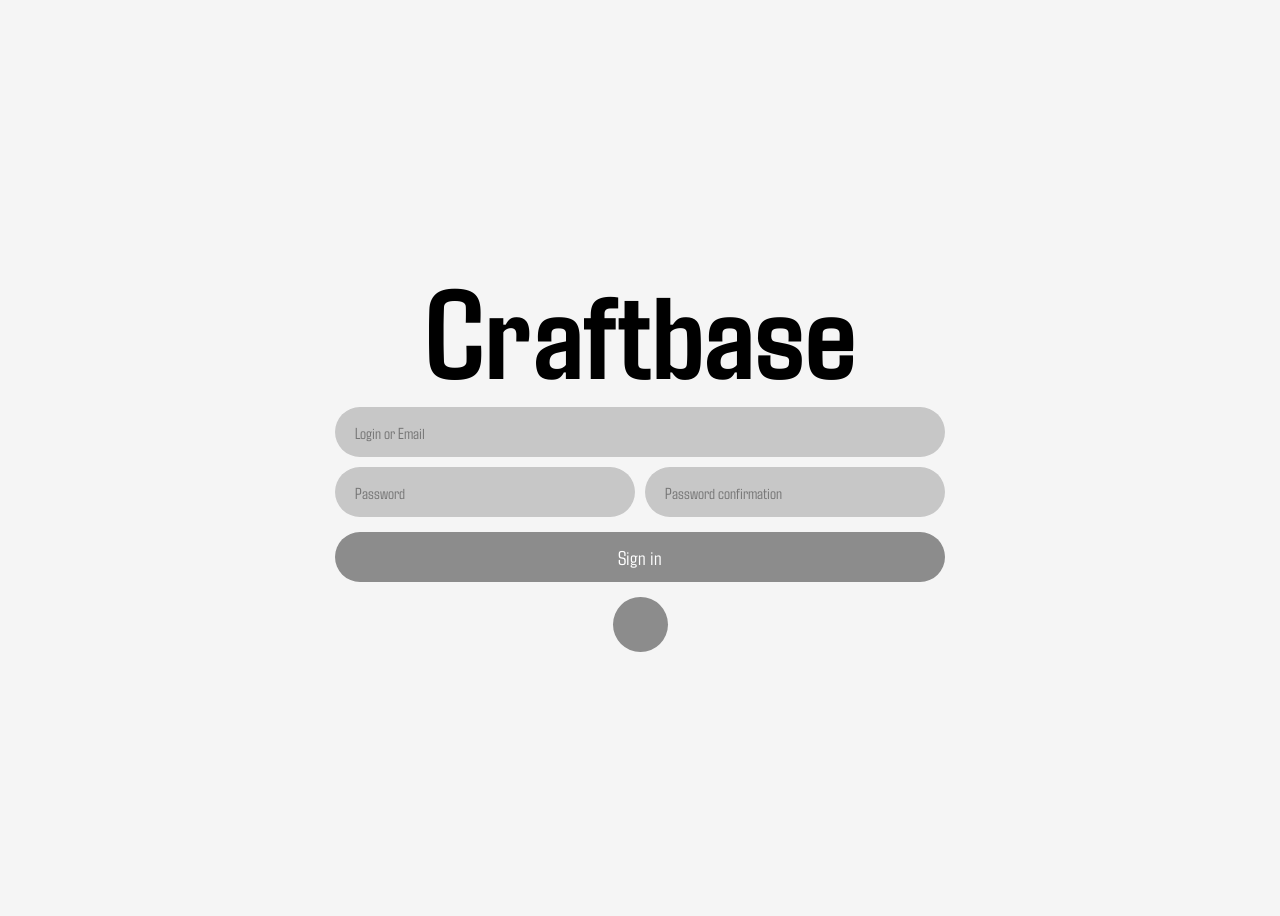
<file: authorization.html>
<!DOCTYPE html>
<html lang="en">
<head>
    <meta charset="UTF-8">
    <meta name="viewport" content="width=device-width, initial-scale=1.0">
    <title>Document</title>
    <link rel="stylesheet" href="authorization.css">
    <link href="https://fonts.googleapis.com/css2?family=Manrope:wght@200..800&display=swap" rel="stylesheet">
    <link href="https://fonts.googleapis.com/css2?family=Agdasima:wght@400;700&display=swap" rel="stylesheet">
</head>
<body>
        
    <div class="text1">Craftbase</div>
    
    <input type="text" class="login textp" placeholder="Login or Email">
    
    <div class="container3">
        <input type="password" class="Password textp" placeholder="Password">
        <input type="password" class="Password textp" placeholder="Password confirmation">
    </div>
    
    <button class="button textbutton">Sign in</button>
    
    <div class="google"></div>
    
    
</body>
</html>
</file>
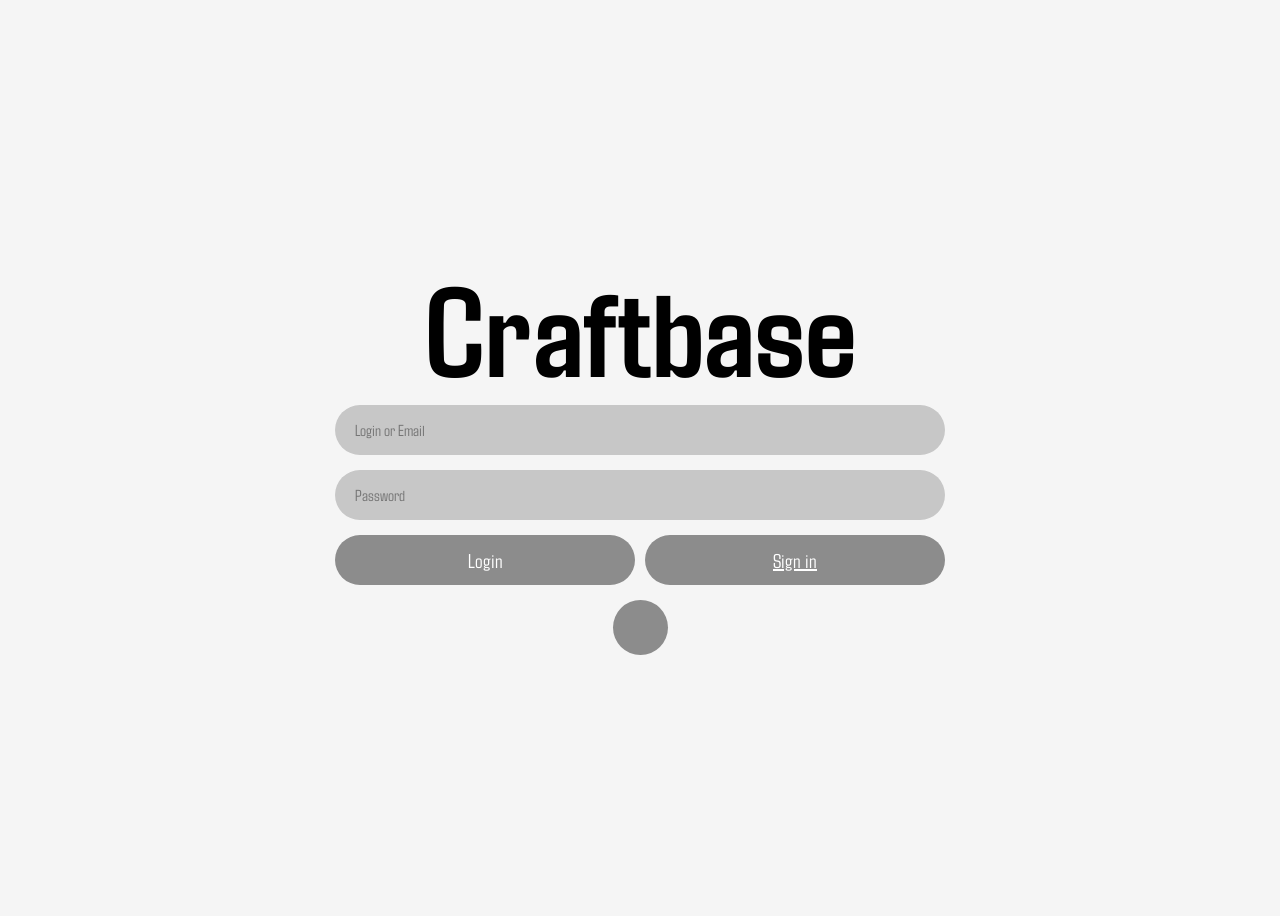
<file: login.html>
<!DOCTYPE html>
<html lang="en">
<head>
    <meta charset="UTF-8">
    <meta name="viewport" content="width=device-width, initial-scale=1.0">
    <title>Document</title>
    <link rel="stylesheet" href="login.css">
    <link href="https://fonts.googleapis.com/css2?family=Manrope:wght@200..800&display=swap" rel="stylesheet">
    <link href="https://fonts.googleapis.com/css2?family=Agdasima:wght@400;700&display=swap" rel="stylesheet">
</head>
<body>

    <div class="text1">Craftbase</div>

    <input type="text" class="login textp" placeholder="Login or Email">
    <input type="password" class="login textp" placeholder="Password">

    <div class="container3">
        <button type="submit" class="button textbutton">Login</button>

        <a href="authorization.html" class="button textbutton">Sign in</a>
    </div>

    <div class="google"></div>
    
    
</body>
</html>
</file>
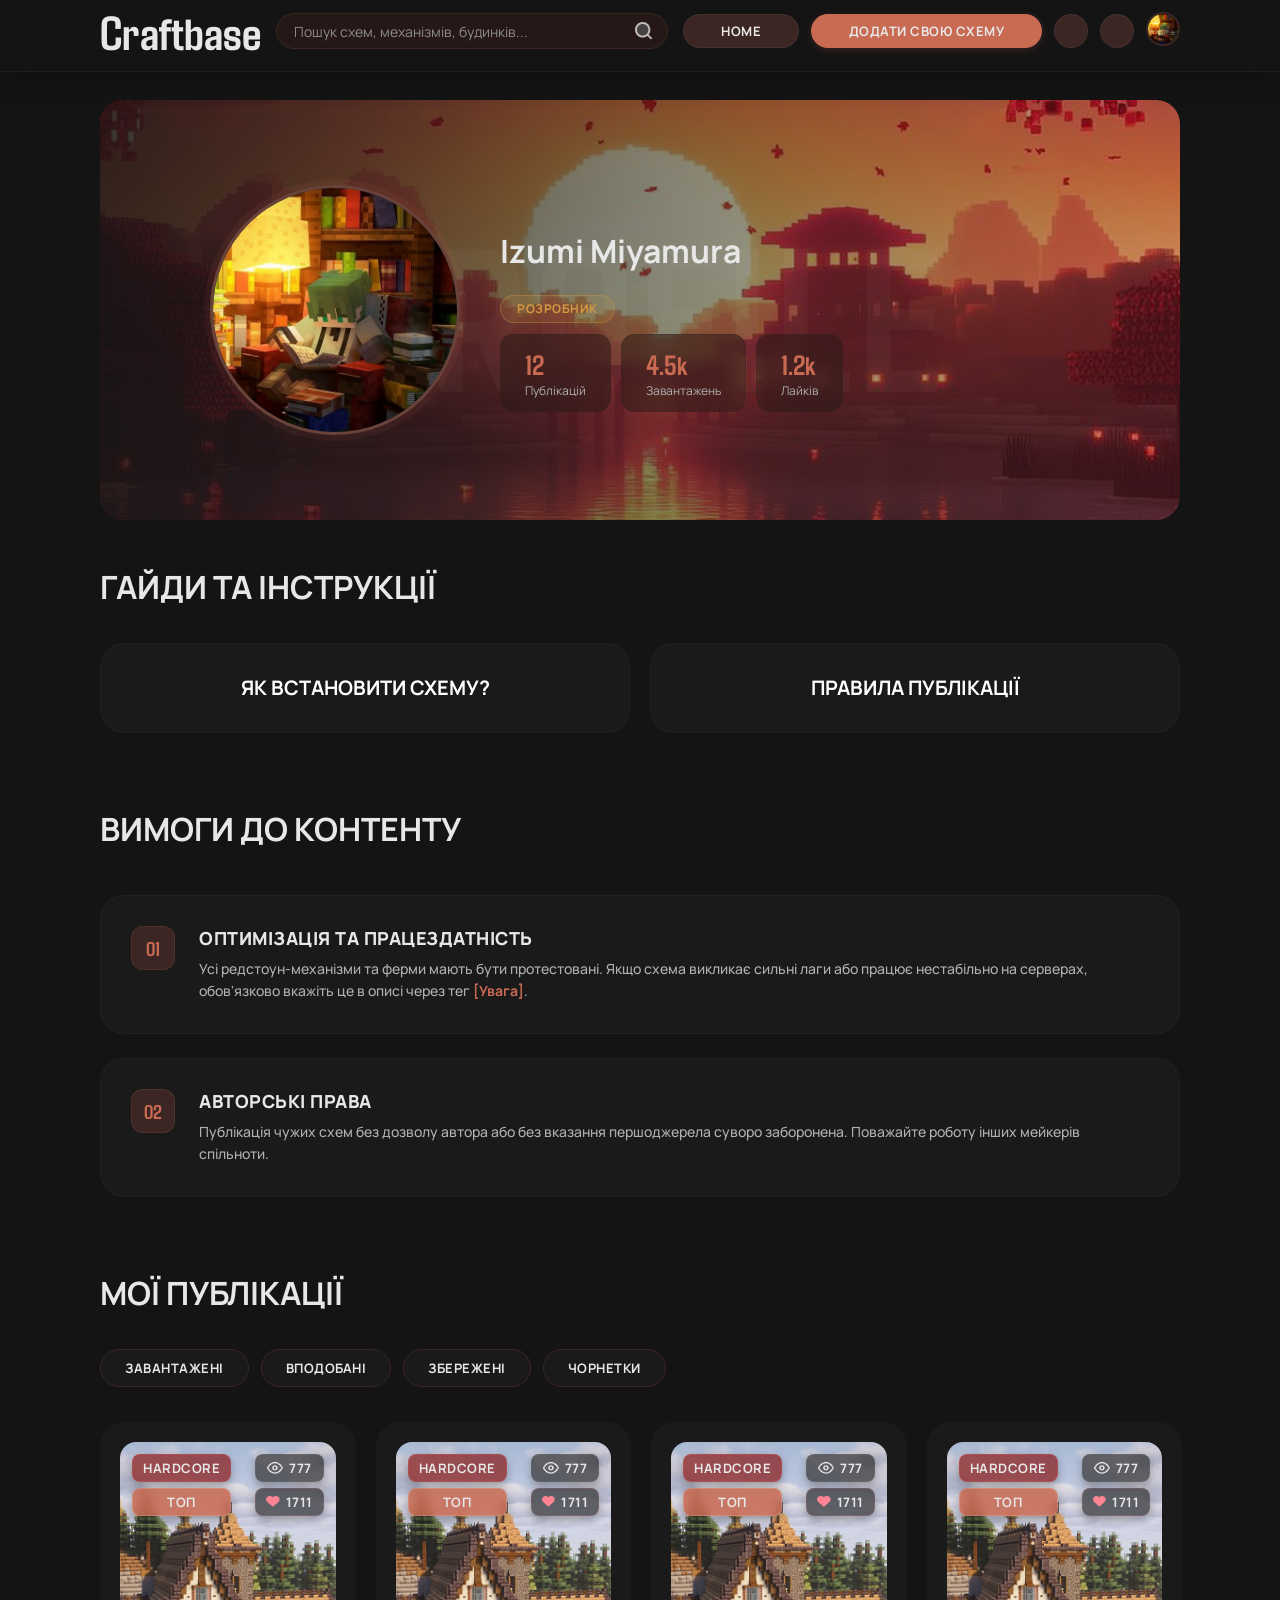
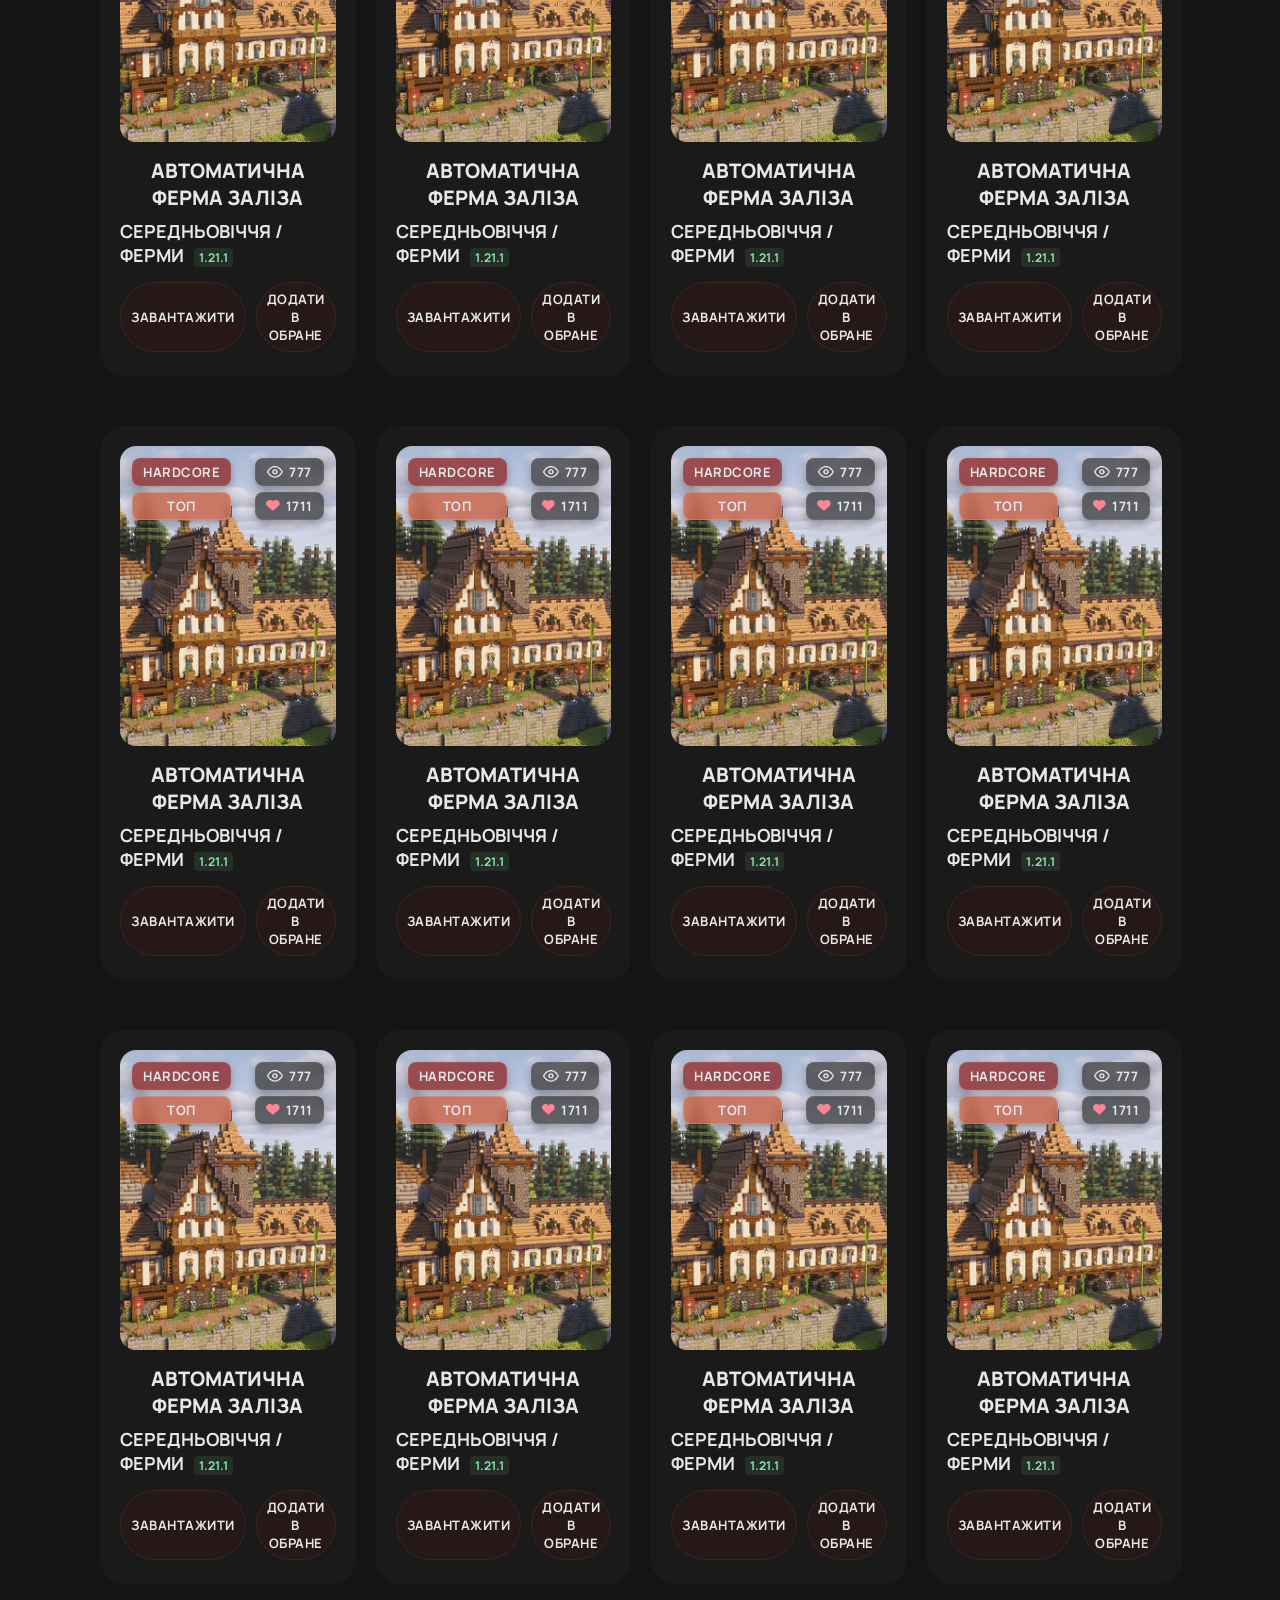
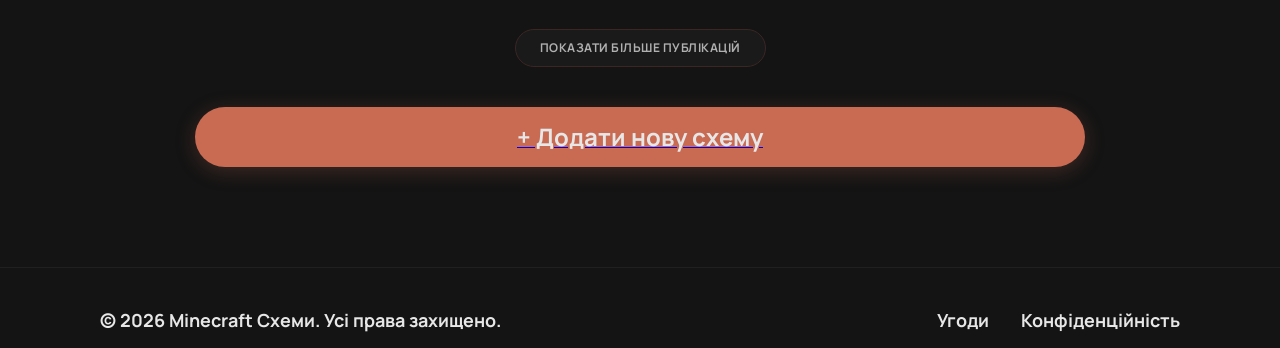
<file: prof.html>
<!DOCTYPE html>
<html lang="uk">
<head>
    <meta charset="UTF-8">
    <meta name="viewport" content="width=device-width, initial-scale=1.0">
    <title>Профіль користувача &mdash; Схеми Minecraft</title>
    <link rel="preconnect" href="https://fonts.googleapis.com">
    <link rel="preconnect" href="https://fonts.gstatic.com" crossorigin>
    <link href="https://fonts.googleapis.com/css2?family=Agdasima:wght@700;900&family=Manrope:wght@500;700;800&display=swap" rel="stylesheet">
    <link rel="stylesheet" href="prof.css">
</head>
<body>

<div >
    <header class="container site-header">
    <div class="text1">Craftbase</div>

    <div class="search">
        <input type="text" placeholder="Пошук схем, механізмів, будинків..." class="search-input">
        <img class="imgsearch" src="search.png" alt="Пошук">
    </div>

    <nav class="container2">
        <a href="index.html" class="button2 textbutton">HOME</a>
        <a href="createnewcart.html" class="button3 textbutton">ДОДАТИ СВОЮ СХЕМУ</a>
        
        <button class="button"></button>
        <button class="button"></button>
        
        <a href="prof.html">
            <img class="button" src="ava.jpg" alt="Аватар профілю">
        </a>
    </nav>
</header>

    <main class="main-prof margin">

        <section class="basis" style="background-image: url('Rectangle 51.png');">
            <div class="banner-bg-text">PROFILE</div>

            <div class="avatar">
                <img src="ava.jpg" alt="Кай Гілберт">
            </div>

            <div class="prof-info">
                    <h1 class="textprofname">Izumi Miyamura</h1>
                    
                    <div class="prof-meta">
                        <span class="rankprof">Розробник</span>
                    </div>
                <div class="banner-stats" style="margin-top: 10px;">
                    <div class="stat-box">
                        <span class="stat-number">12</span>
                        <span class="stat-label">Публікацій</span>
                    </div>
                    <div class="stat-box">
                        <span class="stat-number">4.5k</span>
                        <span class="stat-label">Завантажень</span>
                    </div>
                    <div class="stat-box">
                        <span class="stat-number">1.2k</span>
                        <span class="stat-label">Лайків</span>
                    </div>
                </div>
            </>
        </section>

        <h2 class="text2">Гайди та інструкції</h2>
        <section class="containerblok">
            
            <div class="blok">
                <div class="blok-content">
                    <h3 class="blok-title">ЯК ВСТАНОВИТИ СХЕМУ?</h3>
                    <p class="blok-desc">
                        Завантажте файл <strong>.litematica</strong> або <strong>.schem</strong>, перенесіть його до папки <code>schematics</code> у вашій директорії гри Minecraft, а потім активуйте за допомогою відповідного моду безпосередньо у грі.
                    </p>
                </div>
            </div>

            <div class="blok2">
                <div class="blok-content">
                    <h3 class="blok-title">ПРАВИЛА ПУБЛІКАЦІЇ</h3>
                    <p class="blok-desc">
                        Переконайтеся, що ваша ферма або споруда є повністю робочою на стабільних версіях гри. Обов’язково додавайте якісні скріншоти та детальний опис з урахуванням усіх версій та нюансів будівництва.
                    </p>
                </div>
            </div>

        </section>

        <h2 class="text2" style="margin-top: 80px;">Вимоги до контенту</h2>
        <section class="rules-section">
            
            <div class="rules-card">
                <div class="rules-badge">01</div>
                <div class="rules-info">
                    <div class="rules-name">Оптимізація та працездатність</div>
                    <div class="rules-text">Усі редстоун-механізми та ферми мають бути протестовані. Якщо схема викликає сильні лаги або працює нестабільно на серверах, обов'язково вкажіть це в описі через тег <strong>[Увага]</strong>.</div>
                </div>
            </div>

            <div class="rules-card">
                <div class="rules-badge">02</div>
                <div class="rules-info">
                    <div class="rules-name">Авторські права</div>
                    <div class="rules-text">Публікація чужих схем без дозволу автора або без вказання першоджерела суворо заборонена. Поважайте роботу інших мейкерів спільноти.</div>
                </div>
            </div>

        </section>

        <div class="containerb" style="margin-top: 80px; align-items: center;">
            <h2 class="text2c" style="margin: 0;">Мої публікації</h2>
        </div>

        <div class="containerbutton">
            <button class="button4 textbutton">ЗАВАНТАЖЕНІ</button>
            <button class="button4 textbutton">ВПОДОБАНІ</button>
            <button class="button4 textbutton">ЗБЕРЕЖЕНІ</button>
            <button class="button4 textbutton">ЧОРНЕТКИ</button>
        </div>

        <div class="container3">
                <a href="scheme-page.html" class="cart">
                    <div class="img">
                        <div> 
                            <div class="teg1 textbutton">HARDCORE</div>
                            <div class="teg12 textbutton">ТОП</div>
                        </div>
                        <div>
                            <div class="teg11 textbutton">777 <img style="margin-left: 20px;" src="eye.png" alt="Перегляди"></div>
                            <div class="teg22 textbutton">1711 <img style="margin-left: 20px;" src="heart.png" alt="Лайки"></div>
                        </div>
                    </div>

                    <h3 class="textcartname">АВТОМАТИЧНА ФЕРМА ЗАЛІЗА</h3>

                    <div class="margin10">
                        <div class="textfilter">СЕРЕДНЬОВІЧЧЯ / ФЕРМИ <span class="version">1.21.1</span></div>
                    </div>

                    <div class="margin40">
                        <button class="buttoncart textbutton">ЗАВАНТАЖИТИ</button>
                        <button class="buttoncart2 textbutton">ДОДАТИ В ОБРАНЕ</button>  
                    </div>
                </a>

                <a href="scheme-page.html" class="cart">
                    <div class="img">
                        <div> 
                            <div class="teg1 textbutton">HARDCORE</div>
                            <div class="teg12 textbutton">ТОП</div>
                        </div>
                        <div>
                            <div class="teg11 textbutton">777 <img style="margin-left: 20px;" src="eye.png" alt="Перегляди"></div>
                            <div class="teg22 textbutton">1711 <img style="margin-left: 20px;" src="heart.png" alt="Лайки"></div>
                        </div>
                    </div>

                    <h3 class="textcartname">АВТОМАТИЧНА ФЕРМА ЗАЛІЗА</h3>

                    <div class="margin10">
                        <div class="textfilter">СЕРЕДНЬОВІЧЧЯ / ФЕРМИ <span class="version">1.21.1</span></div>
                    </div>

                    <div class="margin40">
                        <button class="buttoncart textbutton">ЗАВАНТАЖИТИ</button>
                        <button class="buttoncart2 textbutton">ДОДАТИ В ОБРАНЕ</button>  
                    </div>
                </a>

                <a href="scheme-page.html" class="cart">
                    <div class="img">
                        <div> 
                            <div class="teg1 textbutton">HARDCORE</div>
                            <div class="teg12 textbutton">ТОП</div>
                        </div>
                        <div>
                            <div class="teg11 textbutton">777 <img style="margin-left: 20px;" src="eye.png" alt="Перегляди"></div>
                            <div class="teg22 textbutton">1711 <img style="margin-left: 20px;" src="heart.png" alt="Лайки"></div>
                        </div>
                    </div>

                    <h3 class="textcartname">АВТОМАТИЧНА ФЕРМА ЗАЛІЗА</h3>

                    <div class="margin10">
                        <div class="textfilter">СЕРЕДНЬОВІЧЧЯ / ФЕРМИ <span class="version">1.21.1</span></div>
                    </div>

                    <div class="margin40">
                        <button class="buttoncart textbutton">ЗАВАНТАЖИТИ</button>
                        <button class="buttoncart2 textbutton">ДОДАТИ В ОБРАНЕ</button>  
                    </div>
                </a>

                <a href="scheme-page.html" class="cart">
                    <div class="img">
                        <div> 
                            <div class="teg1 textbutton">HARDCORE</div>
                            <div class="teg12 textbutton">ТОП</div>
                        </div>
                        <div>
                            <div class="teg11 textbutton">777 <img style="margin-left: 20px;" src="eye.png" alt="Перегляди"></div>
                            <div class="teg22 textbutton">1711 <img style="margin-left: 20px;" src="heart.png" alt="Лайки"></div>
                        </div>
                    </div>

                    <h3 class="textcartname">АВТОМАТИЧНА ФЕРМА ЗАЛІЗА</h3>

                    <div class="margin10">
                        <div class="textfilter">СЕРЕДНЬОВІЧЧЯ / ФЕРМИ <span class="version">1.21.1</span></div>
                    </div>

                    <div class="margin40">
                        <button class="buttoncart textbutton">ЗАВАНТАЖИТИ</button>
                        <button class="buttoncart2 textbutton">ДОДАТИ В ОБРАНЕ</button>  
                    </div>
                </a>
            </div>

            <div class="container3">
                <a href="scheme-page.html" class="cart">
                    <div class="img">
                        <div> 
                            <div class="teg1 textbutton">HARDCORE</div>
                            <div class="teg12 textbutton">ТОП</div>
                        </div>
                        <div>
                            <div class="teg11 textbutton">777 <img style="margin-left: 20px;" src="eye.png" alt="Перегляди"></div>
                            <div class="teg22 textbutton">1711 <img style="margin-left: 20px;" src="heart.png" alt="Лайки"></div>
                        </div>
                    </div>

                    <h3 class="textcartname">АВТОМАТИЧНА ФЕРМА ЗАЛІЗА</h3>

                    <div class="margin10">
                        <div class="textfilter">СЕРЕДНЬОВІЧЧЯ / ФЕРМИ <span class="version">1.21.1</span></div>
                    </div>

                    <div class="margin40">
                        <button class="buttoncart textbutton">ЗАВАНТАЖИТИ</button>
                        <button class="buttoncart2 textbutton">ДОДАТИ В ОБРАНЕ</button>  
                    </div>
                </a>

                <a href="scheme-page.html" class="cart">
                    <div class="img">
                        <div> 
                            <div class="teg1 textbutton">HARDCORE</div>
                            <div class="teg12 textbutton">ТОП</div>
                        </div>
                        <div>
                            <div class="teg11 textbutton">777 <img style="margin-left: 20px;" src="eye.png" alt="Перегляди"></div>
                            <div class="teg22 textbutton">1711 <img style="margin-left: 20px;" src="heart.png" alt="Лайки"></div>
                        </div>
                    </div>

                    <h3 class="textcartname">АВТОМАТИЧНА ФЕРМА ЗАЛІЗА</h3>

                    <div class="margin10">
                        <div class="textfilter">СЕРЕДНЬОВІЧЧЯ / ФЕРМИ <span class="version">1.21.1</span></div>
                    </div>

                    <div class="margin40">
                        <button class="buttoncart textbutton">ЗАВАНТАЖИТИ</button>
                        <button class="buttoncart2 textbutton">ДОДАТИ В ОБРАНЕ</button>  
                    </div>
                </a>

                <a href="scheme-page.html" class="cart">
                    <div class="img">
                        <div> 
                            <div class="teg1 textbutton">HARDCORE</div>
                            <div class="teg12 textbutton">ТОП</div>
                        </div>
                        <div>
                            <div class="teg11 textbutton">777 <img style="margin-left: 20px;" src="eye.png" alt="Перегляди"></div>
                            <div class="teg22 textbutton">1711 <img style="margin-left: 20px;" src="heart.png" alt="Лайки"></div>
                        </div>
                    </div>

                    <h3 class="textcartname">АВТОМАТИЧНА ФЕРМА ЗАЛІЗА</h3>

                    <div class="margin10">
                        <div class="textfilter">СЕРЕДНЬОВІЧЧЯ / ФЕРМИ <span class="version">1.21.1</span></div>
                    </div>

                    <div class="margin40">
                        <button class="buttoncart textbutton">ЗАВАНТАЖИТИ</button>
                        <button class="buttoncart2 textbutton">ДОДАТИ В ОБРАНЕ</button>  
                    </div>
                </a>

                <a href="scheme-page.html" class="cart">
                    <div class="img">
                        <div> 
                            <div class="teg1 textbutton">HARDCORE</div>
                            <div class="teg12 textbutton">ТОП</div>
                        </div>
                        <div>
                            <div class="teg11 textbutton">777 <img style="margin-left: 20px;" src="eye.png" alt="Перегляди"></div>
                            <div class="teg22 textbutton">1711 <img style="margin-left: 20px;" src="heart.png" alt="Лайки"></div>
                        </div>
                    </div>

                    <h3 class="textcartname">АВТОМАТИЧНА ФЕРМА ЗАЛІЗА</h3>

                    <div class="margin10">
                        <div class="textfilter">СЕРЕДНЬОВІЧЧЯ / ФЕРМИ <span class="version">1.21.1</span></div>
                    </div>

                    <div class="margin40">
                        <button class="buttoncart textbutton">ЗАВАНТАЖИТИ</button>
                        <button class="buttoncart2 textbutton">ДОДАТИ В ОБРАНЕ</button>  
                    </div>
                </a>
            </div>

            <div class="container3">
                <a href="scheme-page.html" class="cart">
                    <div class="img">
                        <div> 
                            <div class="teg1 textbutton">HARDCORE</div>
                            <div class="teg12 textbutton">ТОП</div>
                        </div>
                        <div>
                            <div class="teg11 textbutton">777 <img style="margin-left: 20px;" src="eye.png" alt="Перегляди"></div>
                            <div class="teg22 textbutton">1711 <img style="margin-left: 20px;" src="heart.png" alt="Лайки"></div>
                        </div>
                    </div>

                    <h3 class="textcartname">АВТОМАТИЧНА ФЕРМА ЗАЛІЗА</h3>

                    <div class="margin10">
                        <div class="textfilter">СЕРЕДНЬОВІЧЧЯ / ФЕРМИ <span class="version">1.21.1</span></div>
                    </div>

                    <div class="margin40">
                        <button class="buttoncart textbutton">ЗАВАНТАЖИТИ</button>
                        <button class="buttoncart2 textbutton">ДОДАТИ В ОБРАНЕ</button>  
                    </div>
                </a>

                <a href="scheme-page.html" class="cart">
                    <div class="img">
                        <div> 
                            <div class="teg1 textbutton">HARDCORE</div>
                            <div class="teg12 textbutton">ТОП</div>
                        </div>
                        <div>
                            <div class="teg11 textbutton">777 <img style="margin-left: 20px;" src="eye.png" alt="Перегляди"></div>
                            <div class="teg22 textbutton">1711 <img style="margin-left: 20px;" src="heart.png" alt="Лайки"></div>
                        </div>
                    </div>

                    <h3 class="textcartname">АВТОМАТИЧНА ФЕРМА ЗАЛІЗА</h3>

                    <div class="margin10">
                        <div class="textfilter">СЕРЕДНЬОВІЧЧЯ / ФЕРМИ <span class="version">1.21.1</span></div>
                    </div>

                    <div class="margin40">
                        <button class="buttoncart textbutton">ЗАВАНТАЖИТИ</button>
                        <button class="buttoncart2 textbutton">ДОДАТИ В ОБРАНЕ</button>  
                    </div>
                </a>

                <a href="scheme-page.html" class="cart">
                    <div class="img">
                        <div> 
                            <div class="teg1 textbutton">HARDCORE</div>
                            <div class="teg12 textbutton">ТОП</div>
                        </div>
                        <div>
                            <div class="teg11 textbutton">777 <img style="margin-left: 20px;" src="eye.png" alt="Перегляди"></div>
                            <div class="teg22 textbutton">1711 <img style="margin-left: 20px;" src="heart.png" alt="Лайки"></div>
                        </div>
                    </div>

                    <h3 class="textcartname">АВТОМАТИЧНА ФЕРМА ЗАЛІЗА</h3>

                    <div class="margin10">
                        <div class="textfilter">СЕРЕДНЬОВІЧЧЯ / ФЕРМИ <span class="version">1.21.1</span></div>
                    </div>

                    <div class="margin40">
                        <button class="buttoncart textbutton">ЗАВАНТАЖИТИ</button>
                        <button class="buttoncart2 textbutton">ДОДАТИ В ОБРАНЕ</button>  
                    </div>
                </a>

                <a href="scheme-page.html" class="cart">
                    <div class="img">
                        <div> 
                            <div class="teg1 textbutton">HARDCORE</div>
                            <div class="teg12 textbutton">ТОП</div>
                        </div>
                        <div>
                            <div class="teg11 textbutton">777 <img style="margin-left: 20px;" src="eye.png" alt="Перегляди"></div>
                            <div class="teg22 textbutton">1711 <img style="margin-left: 20px;" src="heart.png" alt="Лайки"></div>
                        </div>
                    </div>

                    <h3 class="textcartname">АВТОМАТИЧНА ФЕРМА ЗАЛІЗА</h3>

                    <div class="margin10">
                        <div class="textfilter">СЕРЕДНЬОВІЧЧЯ / ФЕРМИ <span class="version">1.21.1</span></div>
                    </div>

                    <div class="margin40">
                        <button class="buttoncart textbutton">ЗАВАНТАЖИТИ</button>
                        <button class="buttoncart2 textbutton">ДОДАТИ В ОБРАНЕ</button>  
                    </div>
                </a>
            </div>

        <div class="load-more-wrap">
            <button class="button4">Показати більше публікацій</button>
        </div>

        <div class="containercontent" style="margin-bottom: 40px; margin-top: 40px;">
            <button class="buttonadd">
                <a href="createnewcart.html" ><span class="textbuttonadd">+ Додати нову схему</span></a>
            </button>
        </div>

    </main>

    <footer class="futertextblok" style="padding: 40px 0; border-top: 1px solid rgba(255,255,255,0.05); margin-top: 100px;">
        <div class="margin" style="display: flex; justify-content: space-between; align-items: center;">
            <p class="textfilter" style="margin: 0;">&copy; 2026 Minecraft Схеми. Усі права захищено.</p>
            <div class="container2">
                <a href="#" class="textfilter" style="text-decoration: none; margin-left: 20px;">Угоди</a>
                <a href="#" class="textfilter" style="text-decoration: none; margin-left: 20px;">Конфіденційність</a>
            </div>
        </div>
    </footer>

</body>
</html>
</file>
<file: authorization.css>
*, *::before, *::after {
    box-sizing: border-box;
}

body {
    display: flex;
    flex-direction: column; 
    justify-content: center; 
    align-items: center;     
    min-height: 100vh;       
    gap: 10px;               
    background-color: #f5f5f5; 
}

.container3 {
  display: flex;
  gap: 10px;
}


.text1 {
    font-family: "Agdasima", sans-serif;
    font-weight: 700;
    font-style: bold;
    font-size: 128px;
    color: #000;
    line-height: 1;
  }

  .textp {
    font-family: "Agdasima", sans-serif;
    font-weight: 500;
    font-style: bold;
    font-size: 16px;
    color: #ffffff;
    line-height: 1;
  }

  .textbutton {
    font-family: "Agdasima", sans-serif;
    font-weight: 500;
    font-style: bold;
    font-size: 20px;
    color: #ffffff;
    line-height: 1;
  }



.login{
  margin-top: 5px;
  width: 610px;
  height: 50px;
  background-color: #C7C7C7;
  border-radius: 150px; 
  display: flex;
  align-items: center;
  padding: 20px;

  border: none;     
  outline: none;
}

.button{
  margin-top: 5px;
  width: 610px;
  height: 50px;
  background-color: #8C8C8C;
  border-radius: 150px; 

  display: flex;
  align-items: center;
  justify-content: center;
  border: none;      
  cursor: pointer;
}

.google{
  margin-top: 5px;
  width: 55px;
  height: 55px;
  background-color: #8C8C8C;
  border-radius: 150px; 
  
  display: flex;
  align-items: center;
  justify-content: center;
}

.Password{
  width: 300px;
  height: 50px;
  background-color: #C7C7C7;
  border-radius: 150px; 

  display: flex;
  align-items: center;
  padding: 20px;

  border: none;     
  outline: none;
}
</file>
<file: login.css>
*, *::before, *::after {
    box-sizing: border-box;
}

body {
    display: flex;
    flex-direction: column; 
    justify-content: center; 
    align-items: center;     
    min-height: 100vh;       
    gap: 10px;               
    background-color: #f5f5f5; 
}

.container3 {
  display: flex;
  gap: 10px;
}


.text1 {
    font-family: "Agdasima", sans-serif;
    font-weight: 700;
    font-style: bold;
    font-size: 128px;
    color: #000;
    line-height: 1;
  }

  .textp {
    font-family: "Agdasima", sans-serif;
    font-weight: 500;
    font-style: bold;
    font-size: 16px;
    color: #ffffff;
    line-height: 1;
  }

  .textbutton {
    font-family: "Agdasima", sans-serif;
    font-weight: 500;
    font-style: bold;
    font-size: 20px;
    color: #ffffff;
    line-height: 1;
  }


.login{
  margin-top: 5px;
  width: 610px;
  height: 50px;
  background-color: #C7C7C7;
  border-radius: 150px; 
  display: flex;
  align-items: center;
  padding: 20px;

  border: none;     
  outline: none;
}

.button{
  margin-top: 5px;
  width: 300px;
  height: 50px;
  background-color: #8C8C8C;
  border-radius: 150px; 

  display: flex;
  align-items: center;
  justify-content: center;
  border: none;      
  cursor: pointer;
}

.google{
  margin-top: 5px;
  width: 55px;
  height: 55px;
  background-color: #8C8C8C;
  border-radius: 150px; 
  
  display: flex;
  align-items: center;
  justify-content: center;
}
</file>
<file: prof.css>
*, *::before, *::after {
    box-sizing: border-box;
}

@media (max-width: 1400px) {
  .container3 {
    grid-template-columns: repeat(3, 1fr); 
  }
}

@media (max-width: 1024px) {
  .container3 {
    grid-template-columns: repeat(2, 1fr); 
  }
}

@media (max-width: 650px) {
  .container3 {
    grid-template-columns: 1fr; 
  }
}

html, body {
    max-width: 100%;
    overflow-x: hidden;
    background-color: #141414; 
    margin: 0;
    padding: 0;
}

.margin {
    margin-left: 100px;
    margin-right: 100px;
}


.site-header {
    position: fixed;
    top: 0;
    left: 0;
    width: 100%;
    padding: 15px 100px;
    box-sizing: border-box;
    display: flex;
    align-items: center;
    justify-content: space-between;
    z-index: 9999;
    background-color: rgba(21, 21, 21, 0.75);
    backdrop-filter: blur(12px);
    -webkit-backdrop-filter: blur(12px);
    border-bottom: 1px solid rgba(255, 255, 255, 0.05);
    box-shadow: 0 4px 30px rgba(0, 0, 0, 0.3);
}

.search {
    width: 500px;
    height: 36px;
    background-color: #261817;
    border: 1px solid #3B2624;
    border-radius: 50px;
    display: flex;
    align-items: center;
    padding: 0 15px;
    box-sizing: border-box;
}

.search-input {
    flex: 1;
    background: none;
    border: none;
    outline: none;
    color: #ffffff;
    font-family: "Manrope", sans-serif;
    font-size: 14px;
}

.search-input::placeholder {
    color: #8c8c8c;
}

.imgsearch {
    margin-left: auto;
    height: 18px;
    width: auto;
    cursor: pointer;
    opacity: 0.7;
    transition: opacity 0.2s;
}

.imgsearch:hover {
    opacity: 1;
}


.main-banner, .main-prof {
    padding-top: 100px; 
}

.basis {
    position: relative;
    width: 100%;
    min-height: 420px;
    border-radius: 24px;
    background-size: cover;
    background-position: center top;
    overflow: hidden;
    display: flex;
    align-items: center;
    padding: 60px;
    gap: 40px;
    box-sizing: border-box;
}

.basis::before {
    content: '';
    position: absolute;
    top: 0; left: 0; width: 100%; height: 100%;
    background: linear-gradient(
        to right,
        rgba(21, 21, 21, 0.85) 0%,
        rgba(21, 21, 21, 0.5) 55%,
        rgba(21, 21, 21, 0.2) 100%
    );
    z-index: 1;
}

.basis-content {
    position: relative;
    z-index: 3;
    display: flex;
    flex-direction: column;
    gap: 35px;
}

.banner-intro {
    max-width: 600px;
}

.banner-title {
    font-family: "Agdasima", sans-serif;
    font-size: 44px;
    font-weight: 700;
    color: #ffffff;
    text-transform: uppercase;
    margin-bottom: 12px;
}

.banner-subtitle {
    font-family: "Manrope", sans-serif;
    font-size: 15px;
    line-height: 1.6;
    color: #d1d1d1;
}

.banner-bg-text {
    position: absolute;
    top: 50%;
    left: 50%;
    transform: translate(-50%, -50%);
    font-family: "Agdasima", sans-serif;
    font-size: 16vw;
    font-weight: 900;
    color: rgba(255, 255, 255, 0.03);
    text-transform: uppercase;
    letter-spacing: 8px;
    z-index: 2;
    pointer-events: none;
    white-space: nowrap;
}


.avatar {
    position: relative;
    z-index: 2;
    width: 250px;
    height: 250px;
    border-radius: 50%;
    flex-shrink: 0;
    margin: auto 0 auto 50px;
    border: 3px solid rgba(201, 106, 83, 0.4);
    box-shadow: 0 0 0 6px rgba(201, 106, 83, 0.08);
    overflow: hidden;
    background-color: #2a2a2a;
}

.avatar img {
    width: 100%;
    height: 100%;
    object-fit: cover;
    border-radius: 50%;
}

.prof-info {
    position: relative;
    z-index: 2;
    display: flex;
    flex-direction: column;
    justify-content: center;
    gap: 1px;
    padding: 20px 0;
}

.prof-meta {
    display: flex;
    align-items: center;
    gap: 10 px;
}

.banner-stats {
    display: flex;
    gap: 10px;
}

.stat-box {
    background: rgba(38, 24, 23, 0.5);
    backdrop-filter: blur(8px);
    -webkit-backdrop-filter: blur(8px);
    border: 1px solid rgba(59, 38, 36, 0.4);
    border-radius: 14px;
    padding: 12px 24px;
    transition: transform 0.2s, border-color 0.2s;
}

.stat-box:hover {
    transform: translateY(-2px);
    border-color: #C96A53;
}

.stat-number {
    display: block;
    font-family: "Agdasima", sans-serif;
    font-size: 28px;
    font-weight: 700;
    color: #C96A53;
}

.stat-label {
    font-family: "Manrope", sans-serif;
    font-size: 12px;
    color: #b0b0b0;
}


.text1 {
    font-family: "Agdasima", sans-serif;
    font-weight: 700;
    font-size: 48px;
    color: #E7E7E7;
}

.text2, .text2c, .text2futer {
    font-family: "Manrope", sans-serif;
    font-weight: 700;
    font-size: 32px;
    line-height: 100%;
    text-transform: uppercase;
    color: #E7E7E7;
}

.text2 { margin-top: 51px; margin-bottom: 20px; }
.text2c { margin-top: 118px; margin-bottom: 20px; }
.text2futer { padding-top: 56px; margin-bottom: 20px; text-align: center; }

.text3, .text31 {
    font-family: "Manrope", sans-serif;
    line-height: 100%;
    color: #E7E7E7;
    text-align: left;
}
.text3 { font-weight: 700; font-size: 16px; }
.text31 { font-weight: 500; font-size: 14px; line-height: 1.5; }

.textfuter {
    font-family: 'Manrope', sans-serif;
    font-weight: 500;
    font-size: 14px;
    line-height: normal;
    margin-left: 100px;
    color: #E7E7E7;
}

.textprofname {
    font-family: "Manrope", sans-serif;
    font-weight: 700;
    font-size: 32px;
    line-height: 100%;
    color: #E7E7E7;
}

.textstatusname {
    font-family: "Manrope", sans-serif;
    font-weight: 700;
    font-size: 16px;
    text-transform: uppercase;
    color: #b0b0b0;
    line-height: 1.5;
}

.textstatus {
    font-family: "Agdasima", sans-serif;
    font-weight: 700;
    font-size: 56px;
    line-height: 1;
    text-transform: uppercase;
    margin-top: 10px;
    color: #C96A53;
}

.textcentet { text-align: center; }


.container4, .containerblok {
    display: flex;
    gap: 20px;
    margin-top: 40px;
    justify-content: center;
    align-items: flex-start; 
}

.blok, .blok2 {
    flex: 1;
    min-width: 0;
    width: 415px;
    height: auto;
    max-height: 90px; 
    background-color: #1A1A1A;
    border-radius: 24px;
    border: 1px solid rgba(255, 255, 255, 0.03);
    display: flex;
    flex-direction: column;
    align-items: center;
    justify-content: flex-start;
    padding: 30px;
    box-sizing: border-box;
    cursor: pointer;
    overflow: hidden; 
    transition: max-height 0.45s cubic-bezier(0.4, 0, 0.2, 1),
                transform 0.3s ease,
                background-color 0.3s ease,
                box-shadow 0.3s ease,
                border-color 0.3s ease;
}

.blok:hover, .blok2:hover {
    max-height: 450px; 
    transform: scale(1.02);
    background-color: #222222;
    border-color: #3B2624;
    box-shadow: 0 12px 30px rgba(0, 0, 0, 0.4);
}

.blok-content {
    text-align: center;
    display: flex;
    flex-direction: column;
    align-items: center;
    width: 100%;
}

.blok-title {
    font-family: 'Manrope', sans-serif;
    font-size: 20px;
    font-weight: 700;
    color: #FFFFFF;
    margin: 0;
    transition: color 0.3s ease;
}

.blok:hover .blok-title, .blok2:hover .blok-title {
    color: #C96A53;
}

.blok-desc {
    font-family: 'Manrope', sans-serif;
    font-size: 13.5px;
    line-height: 1.6;
    color: #B3B3B3;
    margin-top: 16px;
    margin-bottom: 0;
    max-width: 95%;
    opacity: 0;
    transform: translateY(-10px);
    transition: opacity 0.35s ease 0.1s, transform 0.35s ease 0.1s;
}

.blok:hover .blok-desc, .blok2:hover .blok-desc {
    opacity: 1;
    transform: translateY(0);
}


.rules-section {
    display: flex;
    flex-direction: column;
    gap: 24px;
    margin-top: 50px;
    margin-bottom: 50px;
}

.rules-card {
    background-color: #1A1A1A;
    border: 1px solid rgba(255, 255, 255, 0.03);
    border-radius: 24px;
    padding: 30px;
    display: flex;
    gap: 24px;
    align-items: flex-start;
    transition: transform 0.3s cubic-bezier(0.4, 0, 0.2, 1), border-color 0.3s ease;
}

.rules-card:hover {
    transform: translateY(-4px);
    border-color: #3B2624;
}

.rules-badge {
    background-color: #3B2624;
    color: #C96A53;
    font-family: "Agdasima", sans-serif;
    font-size: 20px;
    font-weight: 700;
    width: 44px;
    height: 44px;
    border-radius: 12px;
    display: flex;
    align-items: center;
    justify-content: center;
    flex-shrink: 0;
    border: 1px solid rgba(201, 106, 83, 0.15);
}

.rules-info {
    display: flex;
    flex-direction: column;
    gap: 8px;
}

.rules-name {
    font-family: "Manrope", sans-serif;
    font-weight: 800;
    font-size: 18px;
    color: #E7E7E7;
    text-transform: uppercase;
    letter-spacing: 0.5px;
}

.rules-text {
    font-family: "Manrope", sans-serif;
    font-weight: 500;
    font-size: 14px;
    color: #b0b0b0;
    line-height: 1.6;
}

.rules-text strong {
    color: #C96A53;
    font-weight: 700;
}


.container3, .scroll-container {
    display: flex;
    flex-wrap: nowrap;
    gap: 20px;
    margin-top: 20px;
    padding: 15px 0;
    overflow-x: auto;
    overflow-y: visible;
    scrollbar-width: none;
    -ms-overflow-style: none;
    -webkit-overflow-scrolling: touch;
}

.container3::-webkit-scrollbar, .scroll-container::-webkit-scrollbar {
    display: none;
}

.category {
    width: 400px;
    height: 200px;
    border-radius: 10px;
    background-color: #D9D9D9;
    flex: 0 0 auto;
    position: relative;
    overflow: hidden;
    background-size: cover;
    background-position: center;
    display: block;
    text-decoration: none;
    transition: transform 0.3s cubic-bezier(0.4, 0, 0.2, 1);
}

.category:hover {
    transform: scale(1.02);
}

.category-info {
    position: absolute;
    top: 0; left: 0; width: 100%; height: 100%;
    background-color: rgba(0, 0, 0, 0.65);
    display: flex;
    flex-direction: column;
    justify-content: center;
    align-items: center;
    padding: 15px;
    text-align: center;
    box-sizing: border-box;
    opacity: 0;
    transition: opacity 0.3s ease-in-out;
}

.category:hover .category-info { opacity: 1; }

.category-title {
    font-family: "Agdasima", sans-serif;
    font-size: 24px;
    color: #C96A53;
    margin: 0 0 8px 0;
    text-transform: uppercase;
    font-weight: 700;
}

.category-desc {
    font-family: "Manrope", sans-serif;
    font-size: 13px;
    color: #e0e0e0;
    margin: 0;
    line-height: 1.4;
}


a.cart {
    text-decoration: none;
    color: inherit; 
    display: block; 
}

.cart button {
    position: relative;
    z-index: 2;
}

.cart {
  width: 100%; 
  height: auto; 
  border-radius: 24px;
  background-color: #1A1A1A;  
  padding: 20px;
  padding-bottom: 24px; 
  overflow: visible; 
  display: flex;
  flex-direction: column;

  position: relative;
  transition: transform 0.3s cubic-bezier(0.4, 0, 0.2, 1), box-shadow 0.3s ease;
  z-index: 1;
}

.cart:hover {
    transform: scale(1.04);
    box-shadow: 0 12px 30px rgba(0, 0, 0, 0.5);
    z-index: 10; 
}

.cart .img {
    position: relative;
    width: 100%;
    height: 300px; 
    background-size: cover;
    background-position: center;
    border-radius: 16px;
    margin-bottom: 10px;
    display: flex;
    justify-content: space-between;
    align-items: flex-start;
    padding: 12px;
    box-sizing: border-box;
}

.cart .img > div {
    display: flex;
    flex-direction: column;
    gap: 6px; 
}


.teg1, .teg12, .teg11, .teg22 {
    font-family: "Manrope", sans-serif;
    font-size: 11px;
    font-weight: 800;
    letter-spacing: 0.5px;
    padding: 4px 10px;
    border-radius: 8px;
    display: flex;
    align-items: center;
    justify-content: center;
    backdrop-filter: blur(4px);
    -webkit-backdrop-filter: blur(4px);
    box-shadow: 0 4px 10px rgba(0, 0, 0, 0.3);
}
.teg11, .teg22 { gap: 6px; }

.teg1 { background-color: rgba(138, 34, 34, 0.75); color: #FFD6D6; border: 1px solid rgba(255, 100, 100, 0.2); }
.teg12 { background-color: rgba(201, 106, 83, 0.85); color: #ffffff; border: 1px solid rgba(255, 255, 255, 0.15); }
.teg11 { background-color: rgba(21, 21, 21, 0.6); color: #E5E5E5; border: 1px solid rgba(255, 255, 255, 0.05); }
.teg11 img { height: 12px; width: auto; margin: 0 !important; order: -1; }
.teg22 { background-color: rgba(21, 21, 21, 0.6); color: #FF8595; border: 1px solid rgba(255, 133, 149, 0.15); }
.teg22 img { height: 11px; width: auto; margin: 0 !important; order: -1; }

.textcartname {
    font-family: 'Manrope', sans-serif;
    font-weight: 800;
    font-size: 20px;
    color: #E7E7E7;
    text-align: center; 
    margin-top: 15px; 
    margin-bottom: 5px;
}

.margin10 { margin-top: 8px; }

.textfilter {
    font-family: 'Manrope', sans-serif;
    font-weight: 700;
    font-size: 18px;
    color: #E7E7E7; 
}

.version {
    color: #8DE3A3; 
    font-weight: 700;
    background: rgba(141, 227, 163, 0.1);
    padding: 1px 5px;
    border-radius: 4px;
    margin-left: 6px;
    font-size: 12px;
}

.margin40 {
    display: flex;
    gap: 10px;         
    width: 100%;        
    box-sizing: border-box;
    margin-top: auto; 
    padding-top: 15px;
}

.buttoncart, .buttoncart2 {
    flex: 1;          
    font-family: "Manrope", sans-serif;
    font-size: 11px;   
    font-weight: 800;
    letter-spacing: 0.5px;
    text-transform: uppercase;
    text-align: center;
    background-color: #261817; 
    border: 1px solid #3B2624;
    color: #ffffff;
    border-radius: 50px;     
    padding: 7px 10px;       
    cursor: pointer;
    transition: all 0.2s ease-in-out;
}

.buttoncart:hover, .buttoncart2:hover {
    background-color: #523532; 
    border-color: #C96A53;    
    color: #ffffff;
    transform: translateY(-2px);
    box-shadow: 0 4px 12px rgba(201, 106, 83, 0.15); 
}

.buttoncart:active, .buttoncart2:active {
    transform: translateY(0);
    box-shadow: none;
}


.container, .containerb {
    justify-content: space-between;
    display: flex;
    gap: 15px;
    max-width: 1720px;
    margin: 0 auto;
}
.container { align-items: center; padding-bottom: 40px; padding-top: 31px; height: 33px; }
.container2 { display: flex; align-items: center; gap: 12px; }
.containerbutton { display: flex; gap: 12px; margin-top: 40px; }
.containercontent { display: flex; gap: 90px; margin-top: 39px; justify-content: center; }


.button:active, .button2:active, .button3:active, .buttoncart:active, .buttoncart2:active {
    transform: scale(0.96);
}


.button {
    width: 34px;
    height: 34px;
    background-color: #3B2624;
    border-radius: 50%;
    display: inline-flex;
    align-items: center;
    justify-content: center;
    border: 1px solid rgba(255, 255, 255, 0.05);
    outline: none;
    cursor: pointer;
    transition: all 0.25s ease;
    padding: 0;
}
.button:hover {
    background-color: #4A312E;
    transform: translateY(-1px);
    box-shadow: 0 4px 10px rgba(0, 0, 0, 0.25);
}
img.button { object-fit: cover; border: 2px solid #3B2624; }

.button2 {
    width: 116px;
    height: 34px;
    background-color: #3B2624;
    color: #E2D3CE;
    border-radius: 24px;
    display: flex;
    align-items: center;
    justify-content: center;
    border: 1px solid rgba(255, 255, 255, 0.05);
    cursor: pointer;
    transition: all 0.25s ease;
    text-decoration: none;
}
.button2:hover {
    background-color: #4A312E;
    color: #FFFFFF;
    transform: translateY(-1px);
    box-shadow: 0 4px 12px rgba(0, 0, 0, 0.2);
}

.button3 {
    width: 231px;
    height: 34px;
    background-color: #C96A53;
    color: #FFFFFF;
    border-radius: 24px;
    display: flex;
    align-items: center;
    justify-content: center;
    border: none;
    cursor: pointer;
    transition: all 0.25s ease;
    box-shadow: 0 2px 8px rgba(199, 106, 83, 0.2);
    text-decoration: none;
}
.button3:hover {
    background-color: #DB7B63;
    transform: translateY(-1px);
    box-shadow: 0 4px 15px rgba(219, 123, 99, 0.4);
}

.button4 {
    height: 38px;
    padding: 0 24px;
    background-color: #1A1A1A;
    border-radius: 24px;
    display: inline-flex;
    align-items: center;
    justify-content: center;
    border: 1px solid #3B2624;
    cursor: pointer;
    color: #b0b0b0;
    font-family: "Manrope", sans-serif;
    font-size: 12px;
    font-weight: 700;
    letter-spacing: 0.5px;
    text-transform: uppercase;
    transition: all 0.25s ease;
}
.button4:hover, .button4.active {
    background-color: #3B2624;
    color: #FFFFFF;
    border-color: #C96A53;
    transform: translateY(-1px);
}

.buttonadd {
    width: 890px;
    height: 60px;
    background-color: #C96A53;
    border-radius: 34px;
    display: flex;
    align-items: center;
    justify-content: center;
    cursor: pointer;
    border: none;
    transition: all 0.25s ease;
    box-shadow: 0 4px 20px rgba(199, 106, 83, 0.25);
}
.buttonadd:hover {
    background-color: #DB7B63;
    transform: translateY(-2px);
    box-shadow: 0 8px 30px rgba(219, 123, 99, 0.4);
}

.buttonprof {
    width: 160px;
    height: 32px;
    background-color: #3B2624;
    border-radius: 24px;
    display: inline-flex;
    align-items: center;
    justify-content: center;
    margin-top: 16px;
    cursor: pointer;
    border: 1px solid rgba(255, 255, 255, 0.05);
    transition: all 0.25s ease;
}
.buttonprof:hover {
    background-color: #4A312E;
    transform: translateY(-1px);
}

.rankprof {
    width: auto;
    padding: 0 16px;
    height: 28px;
    background-color: rgba(212, 155, 67, 0.15);
    border: 1px solid rgba(212, 155, 67, 0.35);
    border-radius: 24px;
    display: inline-flex;
    align-items: center;
    justify-content: center;
    color: #D49B43;
    font-family: "Manrope", sans-serif;
    font-size: 12px;
    font-weight: 700;
    letter-spacing: 0.5px;
    text-transform: uppercase;
}

.textbutton, .textbuttonprof, .textbuttonadd {
    font-family: 'Manrope', sans-serif;
    font-weight: 700;
    color: #E7E7E7;
    text-decoration: none;
}
.textbutton { font-size: 13px; letter-spacing: 0.5px; text-transform: uppercase; }
.textbuttonprof { font-size: 14px; line-height: normal; }
.textbuttonadd { font-size: 24px; line-height: normal; }


.contact {
    width: 80px;
    height: 80px;
    background-color: #3B2624;
    border-radius: 24px;
    transition: transform 0.25s ease, background-color 0.25s ease;
    cursor: pointer;
}
.contact:hover { transform: translateY(-3px); background-color: #4A312E; }

.load-more-wrap {
    display: flex;
    justify-content: center;
    margin-top: 30px;
    margin-bottom: 20px;
}

.futerblok {
    height: 650px;
    background-color: #141414;
    width: 100%;
    margin-top: 90px;
}

.futertextblok {
    height: 72px;
    background-color: #141414;
    width: 100%;
    text-align: left;
}

.container3 {
  display: grid; 
  grid-template-columns: repeat(4, 1fr); 
  gap: 30px 20px; 
  padding: 15px 0;
  overflow: visible; 
}

.img {
    position: relative;
    height: 318px;
    background-image: url(Rectangle\ 261.png);
    border-radius: 10px;
    margin-bottom: 10px;
}
</file>
